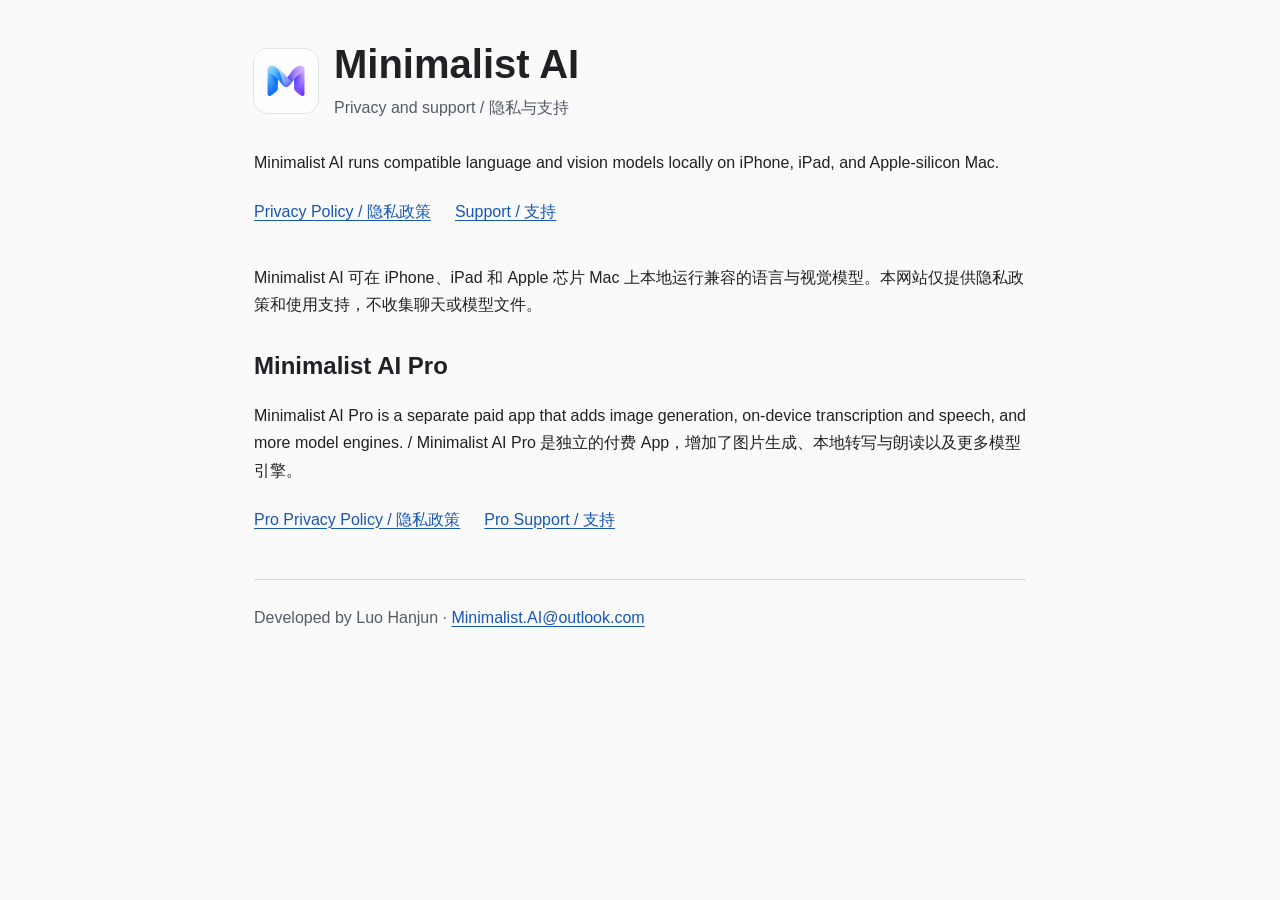
<file: index.html>
<!doctype html>
<html lang="en">
<head>
  <meta charset="utf-8">
  <meta name="viewport" content="width=device-width, initial-scale=1">
  <title>Minimalist AI</title>
  <meta name="description" content="Official privacy policy and support information for Minimalist AI, a local AI app for iPhone, iPad and Mac.">
  <link rel="icon" type="image/png" sizes="1024x1024" href="app-icon.png">
  <link rel="stylesheet" href="site.css">
</head>
<body>
  <header class="home-header">
    <img class="app-icon" src="app-icon.png" alt="" width="64" height="64">
    <div>
      <h1>Minimalist AI</h1>
      <p class="muted">Privacy and support / 隐私与支持</p>
    </div>
  </header>
  <p>Minimalist AI runs compatible language and vision models locally on iPhone, iPad, and Apple-silicon Mac.</p>
  <nav aria-label="Information"><a href="privacy.html">Privacy Policy / 隐私政策</a><a href="support.html">Support / 支持</a></nav>
  <p lang="zh-Hans">Minimalist AI 可在 iPhone、iPad 和 Apple 芯片 Mac 上本地运行兼容的语言与视觉模型。本网站仅提供隐私政策和使用支持，不收集聊天或模型文件。</p>
  <h2>Minimalist AI Pro</h2>
  <p>Minimalist AI Pro is a separate paid app that adds image generation, on-device transcription and speech, and more model engines. / Minimalist AI Pro 是独立的付费 App，增加了图片生成、本地转写与朗读以及更多模型引擎。</p>
  <nav aria-label="Minimalist AI Pro"><a href="pro-privacy.html">Pro Privacy Policy / 隐私政策</a><a href="pro-support.html">Pro Support / 支持</a></nav>
  <footer>Developed by Luo Hanjun · <a href="mailto:Minimalist.AI@outlook.com">Minimalist.AI@outlook.com</a></footer>
</body>
</html>
</file>
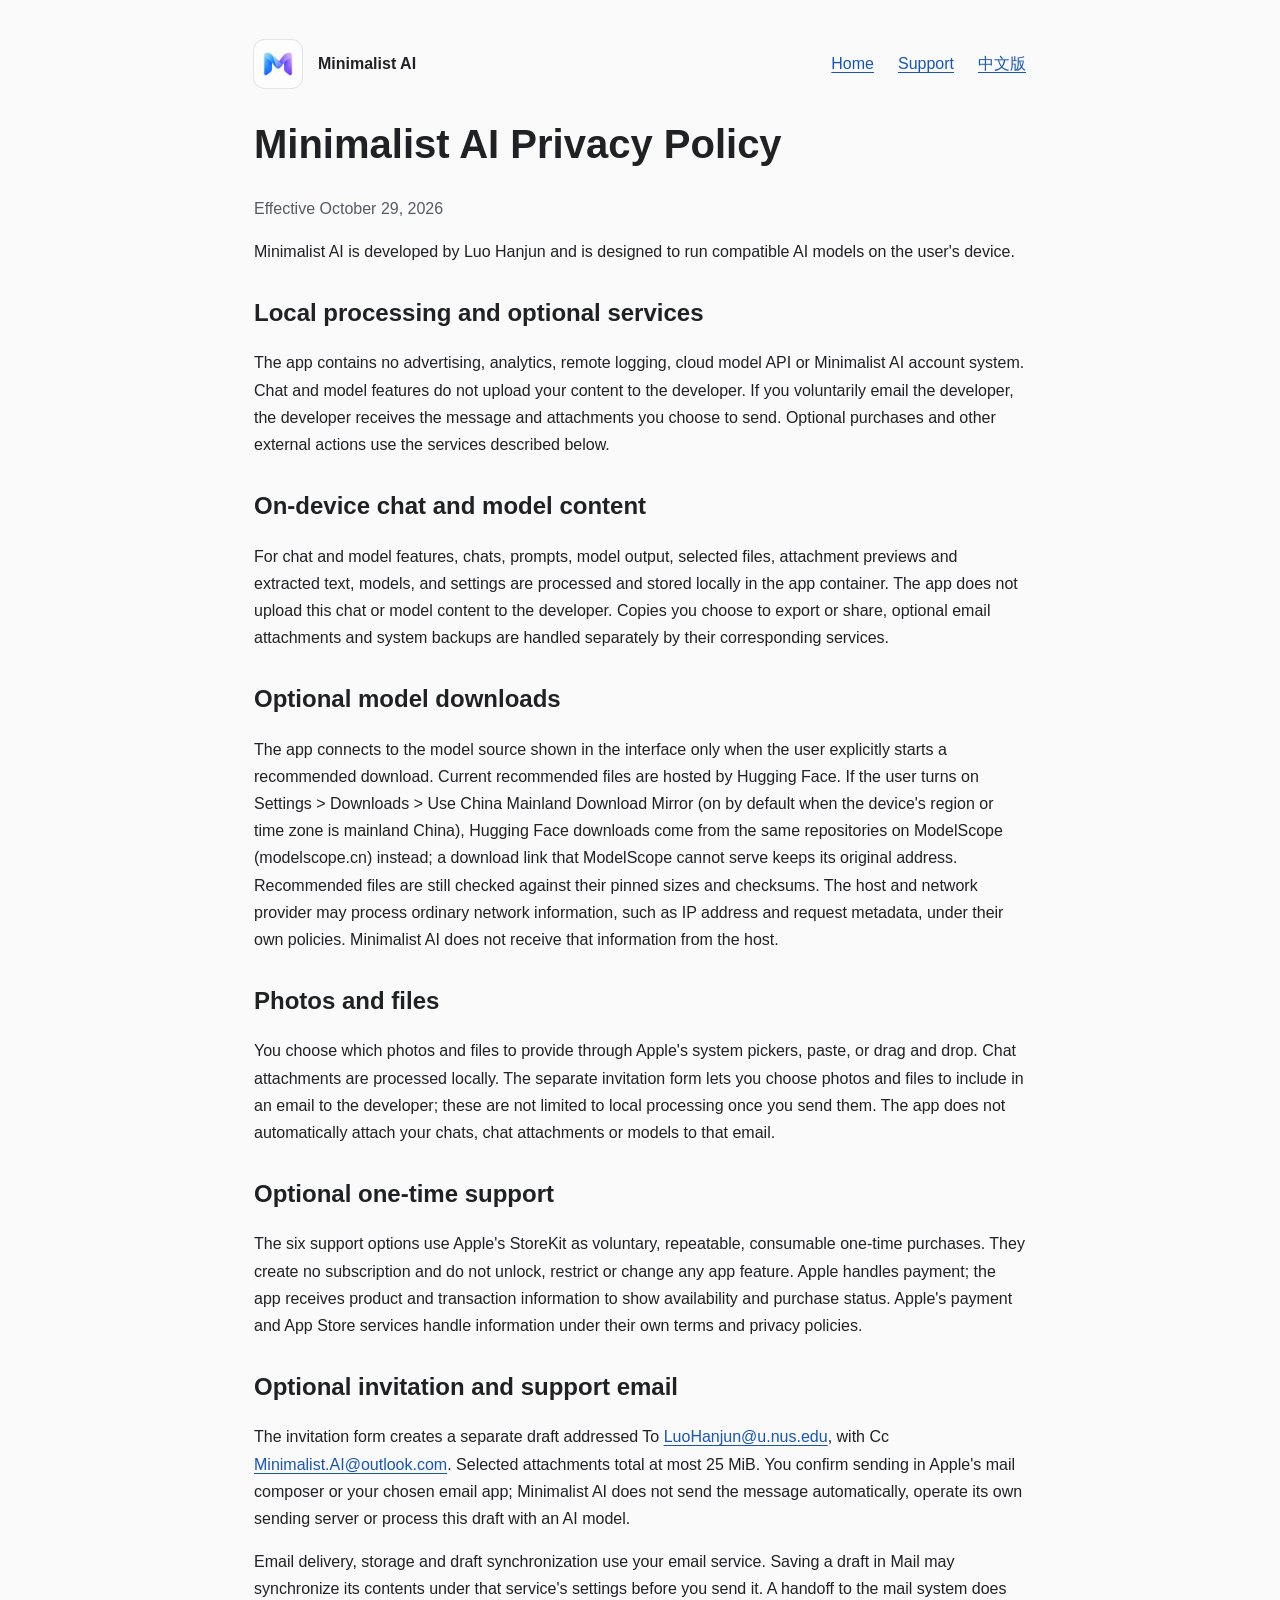
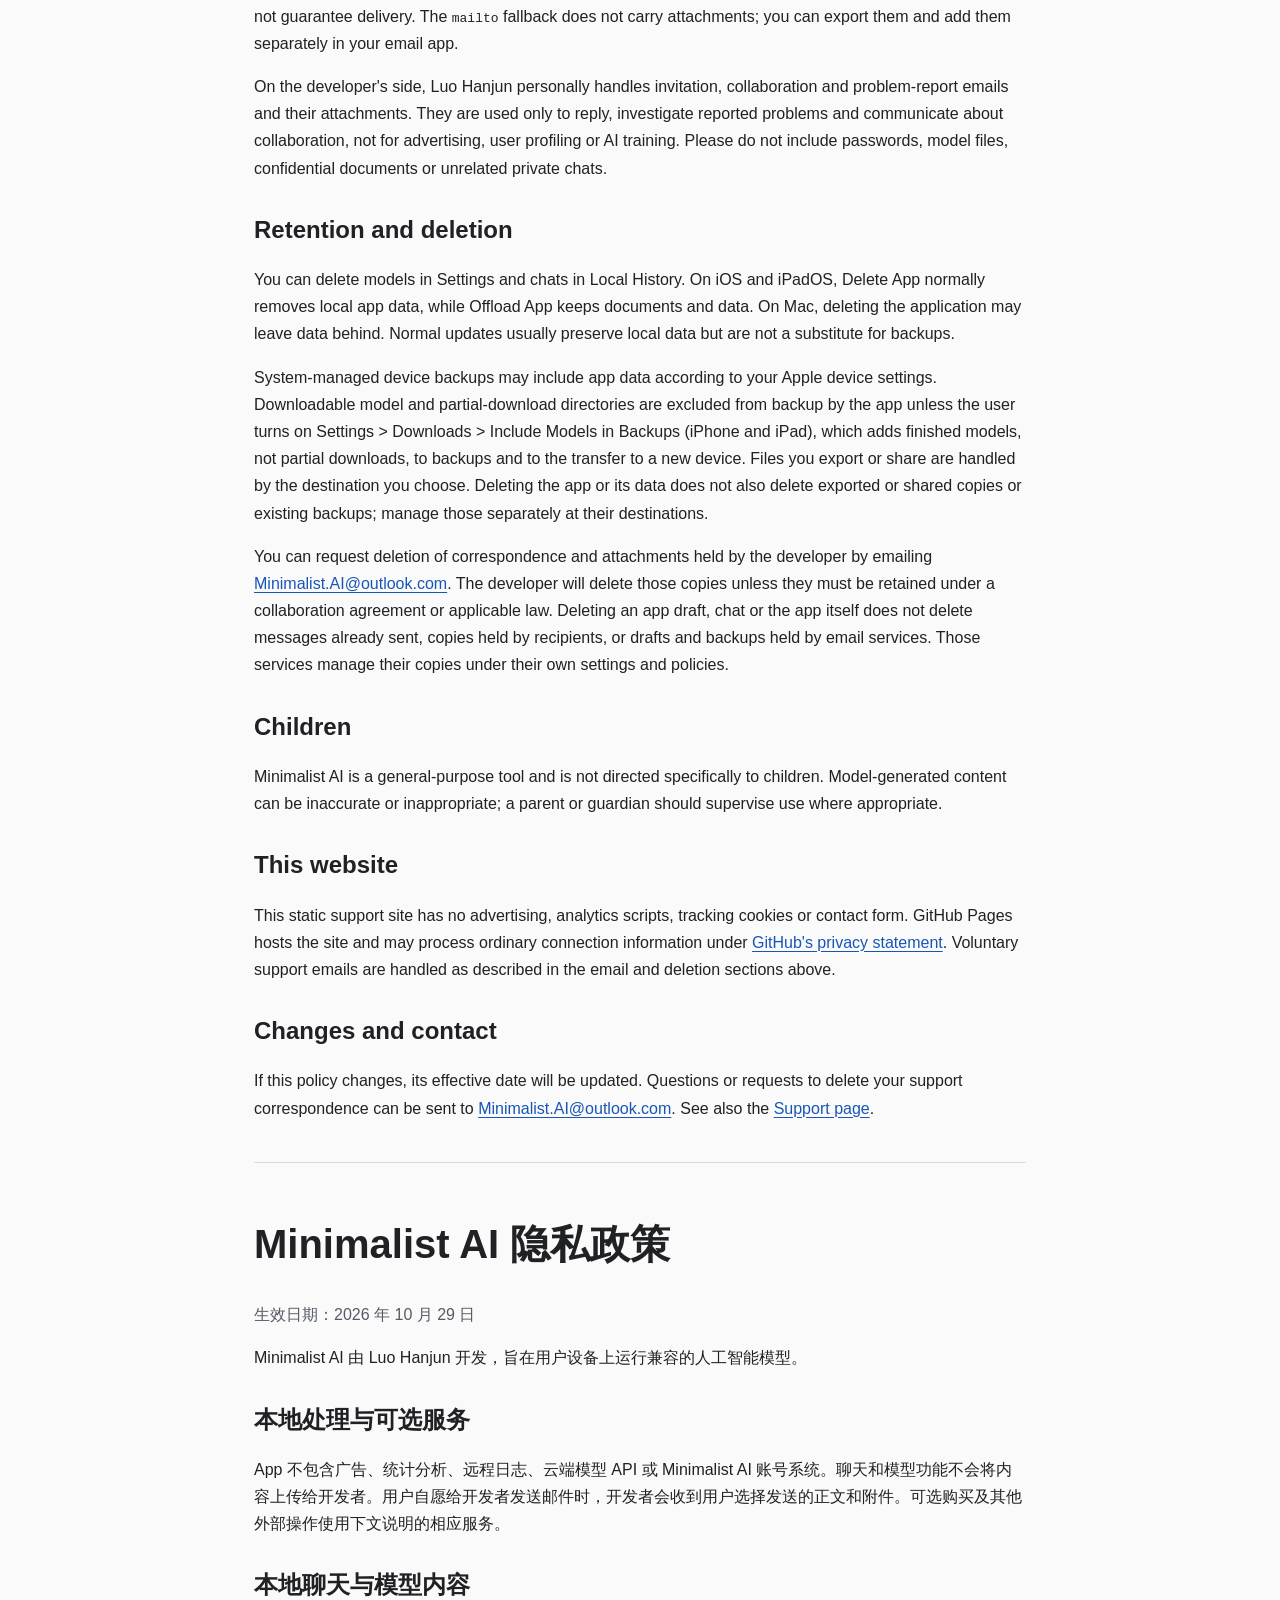
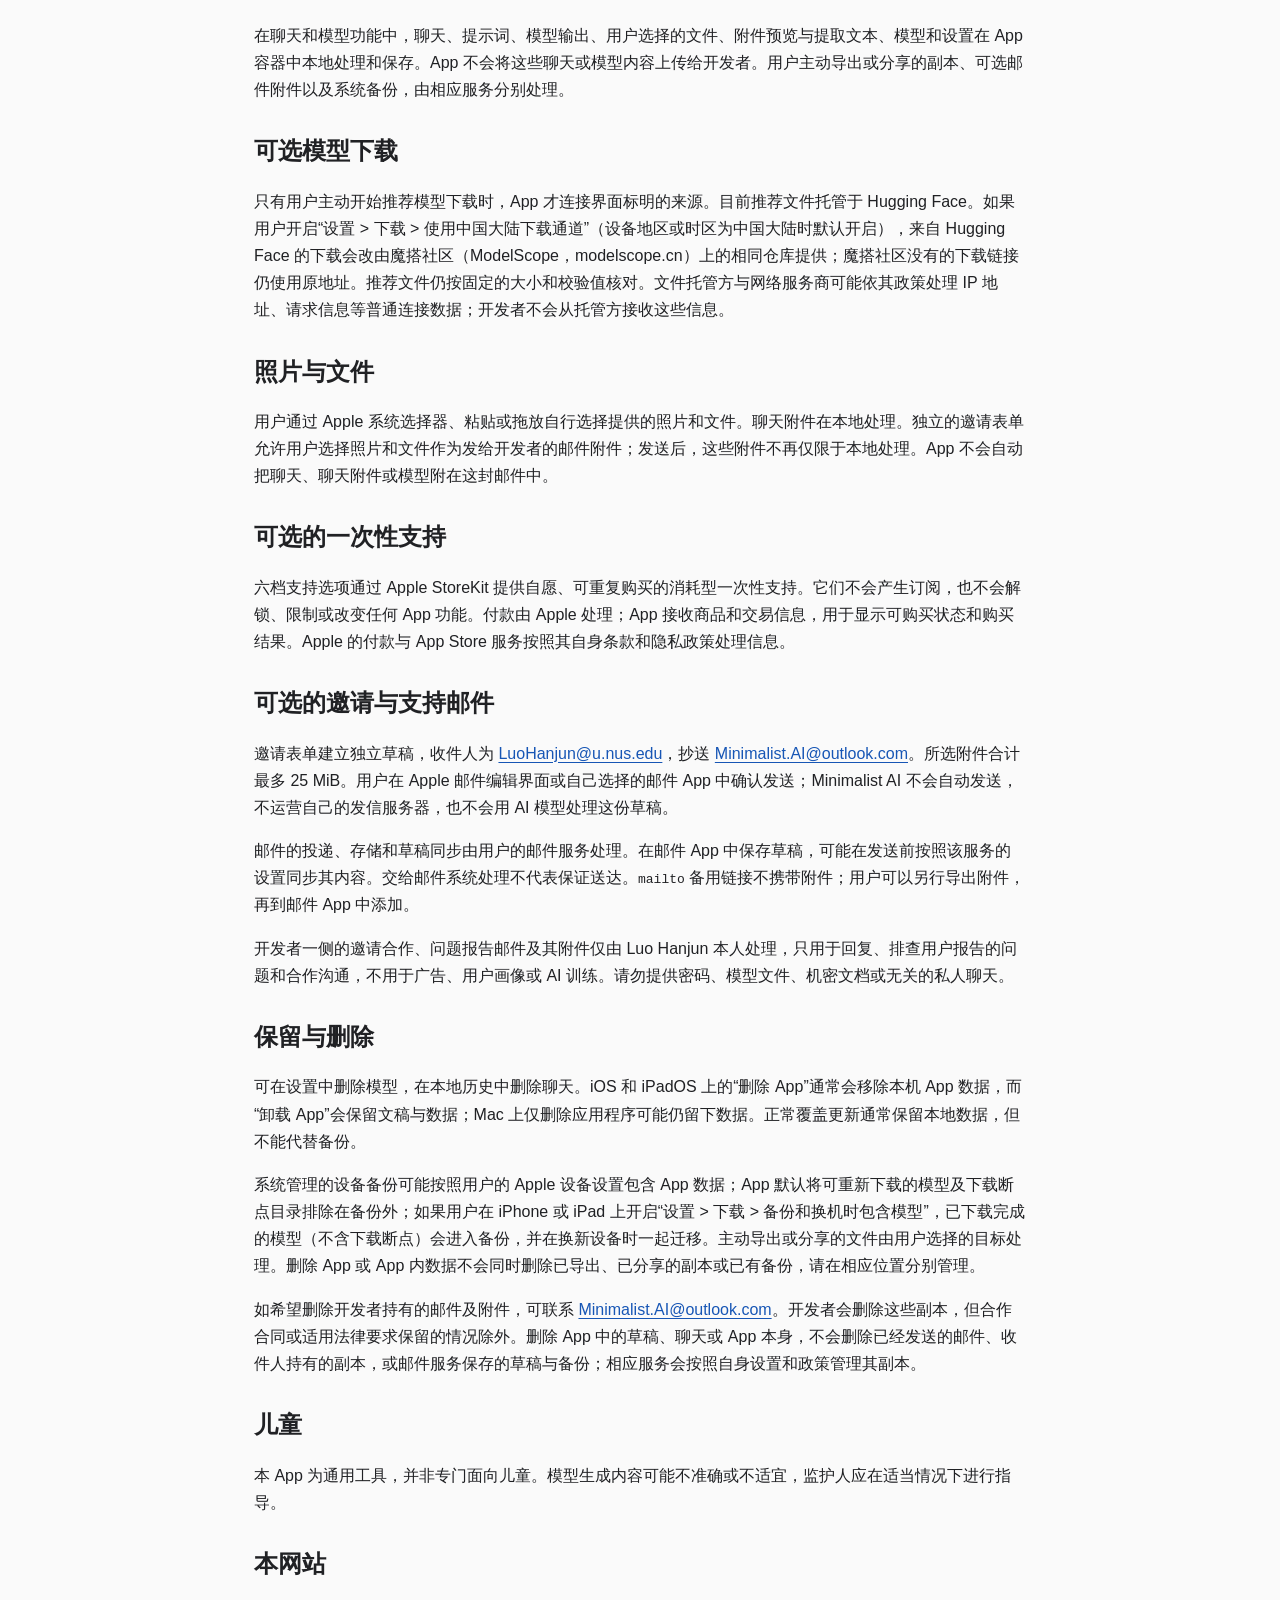
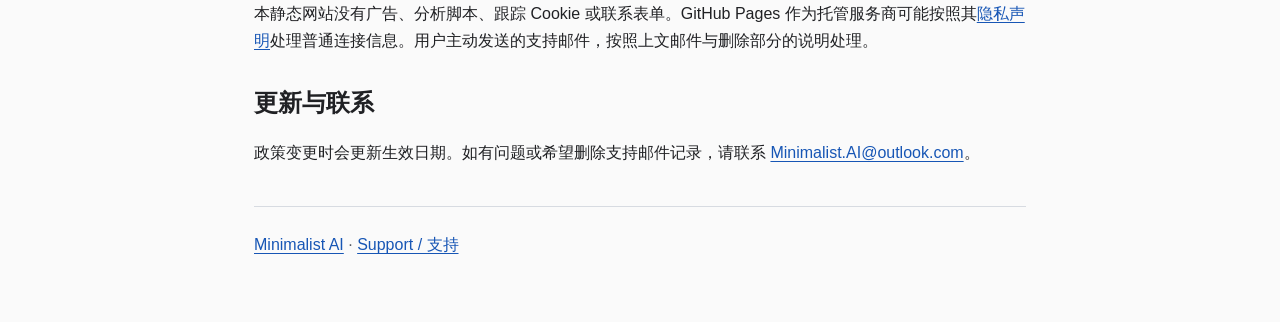
<file: privacy.html>
<!doctype html>
<html lang="en">
<head>
  <meta charset="utf-8">
  <meta name="viewport" content="width=device-width, initial-scale=1">
  <title>Minimalist AI Privacy Policy</title>
  <meta name="description" content="Minimalist AI privacy policy: local chat, optional model downloads, one-time support purchases, voluntary email, retention and deletion.">
  <link rel="icon" type="image/png" sizes="1024x1024" href="app-icon.png">
  <link rel="stylesheet" href="site.css">
</head>
<body>
  <header class="site-header">
    <a class="brand" href="index.html"><img class="app-icon" src="app-icon.png" alt="" width="48" height="48"><span>Minimalist AI</span></a>
    <nav aria-label="Information"><a href="index.html">Home</a><a href="support.html">Support</a><a href="#chinese" lang="zh-Hans">中文版</a></nav>
  </header>
  <h1>Minimalist AI Privacy Policy</h1>
  <p class="muted">Effective October 29, 2026</p>
  <p>Minimalist AI is developed by Luo Hanjun and is designed to run compatible AI models on the user's device.</p>

  <h2>Local processing and optional services</h2>
  <p>The app contains no advertising, analytics, remote logging, cloud model API or Minimalist AI account system. Chat and model features do not upload your content to the developer. If you voluntarily email the developer, the developer receives the message and attachments you choose to send. Optional purchases and other external actions use the services described below.</p>

  <h2>On-device chat and model content</h2>
  <p>For chat and model features, chats, prompts, model output, selected files, attachment previews and extracted text, models, and settings are processed and stored locally in the app container. The app does not upload this chat or model content to the developer. Copies you choose to export or share, optional email attachments and system backups are handled separately by their corresponding services.</p>

  <h2>Optional model downloads</h2>
  <p>The app connects to the model source shown in the interface only when the user explicitly starts a recommended download. Current recommended files are hosted by Hugging Face. If the user turns on Settings &gt; Downloads &gt; Use China Mainland Download Mirror (on by default when the device's region or time zone is mainland China), Hugging Face downloads come from the same repositories on ModelScope (modelscope.cn) instead; a download link that ModelScope cannot serve keeps its original address. Recommended files are still checked against their pinned sizes and checksums. The host and network provider may process ordinary network information, such as IP address and request metadata, under their own policies. Minimalist AI does not receive that information from the host.</p>

  <h2>Photos and files</h2>
  <p>You choose which photos and files to provide through Apple's system pickers, paste, or drag and drop. Chat attachments are processed locally. The separate invitation form lets you choose photos and files to include in an email to the developer; these are not limited to local processing once you send them. The app does not automatically attach your chats, chat attachments or models to that email.</p>

  <h2>Optional one-time support</h2>
  <p>The six support options use Apple's StoreKit as voluntary, repeatable, consumable one-time purchases. They create no subscription and do not unlock, restrict or change any app feature. Apple handles payment; the app receives product and transaction information to show availability and purchase status. Apple's payment and App Store services handle information under their own terms and privacy policies.</p>

  <h2>Optional invitation and support email</h2>
  <p>The invitation form creates a separate draft addressed To <a href="mailto:LuoHanjun@u.nus.edu">LuoHanjun@u.nus.edu</a>, with Cc <a href="mailto:Minimalist.AI@outlook.com">Minimalist.AI@outlook.com</a>. Selected attachments total at most 25 MiB. You confirm sending in Apple's mail composer or your chosen email app; Minimalist AI does not send the message automatically, operate its own sending server or process this draft with an AI model.</p>
  <p>Email delivery, storage and draft synchronization use your email service. Saving a draft in Mail may synchronize its contents under that service's settings before you send it. A handoff to the mail system does not guarantee delivery. The <code>mailto</code> fallback does not carry attachments; you can export them and add them separately in your email app.</p>
  <p>On the developer's side, Luo Hanjun personally handles invitation, collaboration and problem-report emails and their attachments. They are used only to reply, investigate reported problems and communicate about collaboration, not for advertising, user profiling or AI training. Please do not include passwords, model files, confidential documents or unrelated private chats.</p>

  <h2>Retention and deletion</h2>
  <p>You can delete models in Settings and chats in Local History. On iOS and iPadOS, Delete App normally removes local app data, while Offload App keeps documents and data. On Mac, deleting the application may leave data behind. Normal updates usually preserve local data but are not a substitute for backups.</p>
  <p>System-managed device backups may include app data according to your Apple device settings. Downloadable model and partial-download directories are excluded from backup by the app unless the user turns on Settings &gt; Downloads &gt; Include Models in Backups (iPhone and iPad), which adds finished models, not partial downloads, to backups and to the transfer to a new device. Files you export or share are handled by the destination you choose. Deleting the app or its data does not also delete exported or shared copies or existing backups; manage those separately at their destinations.</p>
  <p>You can request deletion of correspondence and attachments held by the developer by emailing <a href="mailto:Minimalist.AI@outlook.com">Minimalist.AI@outlook.com</a>. The developer will delete those copies unless they must be retained under a collaboration agreement or applicable law. Deleting an app draft, chat or the app itself does not delete messages already sent, copies held by recipients, or drafts and backups held by email services. Those services manage their copies under their own settings and policies.</p>

  <h2>Children</h2>
  <p>Minimalist AI is a general-purpose tool and is not directed specifically to children. Model-generated content can be inaccurate or inappropriate; a parent or guardian should supervise use where appropriate.</p>

  <h2>This website</h2>
  <p>This static support site has no advertising, analytics scripts, tracking cookies or contact form. GitHub Pages hosts the site and may process ordinary connection information under <a href="https://docs.github.com/en/site-policy/privacy-policies/github-general-privacy-statement">GitHub's privacy statement</a>. Voluntary support emails are handled as described in the email and deletion sections above.</p>

  <h2>Changes and contact</h2>
  <p>If this policy changes, its effective date will be updated. Questions or requests to delete your support correspondence can be sent to <a href="mailto:Minimalist.AI@outlook.com">Minimalist.AI@outlook.com</a>. See also the <a href="support.html">Support page</a>.</p>

  <section id="chinese" class="translation" lang="zh-Hans">
    <h1>Minimalist AI 隐私政策</h1>
    <p class="muted">生效日期：2026 年 10 月 29 日</p>
    <p>Minimalist AI 由 Luo Hanjun 开发，旨在用户设备上运行兼容的人工智能模型。</p>
    <h2>本地处理与可选服务</h2>
    <p>App 不包含广告、统计分析、远程日志、云端模型 API 或 Minimalist AI 账号系统。聊天和模型功能不会将内容上传给开发者。用户自愿给开发者发送邮件时，开发者会收到用户选择发送的正文和附件。可选购买及其他外部操作使用下文说明的相应服务。</p>
    <h2>本地聊天与模型内容</h2>
    <p>在聊天和模型功能中，聊天、提示词、模型输出、用户选择的文件、附件预览与提取文本、模型和设置在 App 容器中本地处理和保存。App 不会将这些聊天或模型内容上传给开发者。用户主动导出或分享的副本、可选邮件附件以及系统备份，由相应服务分别处理。</p>
    <h2>可选模型下载</h2>
    <p>只有用户主动开始推荐模型下载时，App 才连接界面标明的来源。目前推荐文件托管于 Hugging Face。如果用户开启“设置 &gt; 下载 &gt; 使用中国大陆下载通道”（设备地区或时区为中国大陆时默认开启），来自 Hugging Face 的下载会改由魔搭社区（ModelScope，modelscope.cn）上的相同仓库提供；魔搭社区没有的下载链接仍使用原地址。推荐文件仍按固定的大小和校验值核对。文件托管方与网络服务商可能依其政策处理 IP 地址、请求信息等普通连接数据；开发者不会从托管方接收这些信息。</p>
    <h2>照片与文件</h2>
    <p>用户通过 Apple 系统选择器、粘贴或拖放自行选择提供的照片和文件。聊天附件在本地处理。独立的邀请表单允许用户选择照片和文件作为发给开发者的邮件附件；发送后，这些附件不再仅限于本地处理。App 不会自动把聊天、聊天附件或模型附在这封邮件中。</p>
    <h2>可选的一次性支持</h2>
    <p>六档支持选项通过 Apple StoreKit 提供自愿、可重复购买的消耗型一次性支持。它们不会产生订阅，也不会解锁、限制或改变任何 App 功能。付款由 Apple 处理；App 接收商品和交易信息，用于显示可购买状态和购买结果。Apple 的付款与 App Store 服务按照其自身条款和隐私政策处理信息。</p>
    <h2>可选的邀请与支持邮件</h2>
    <p>邀请表单建立独立草稿，收件人为 <a href="mailto:LuoHanjun@u.nus.edu">LuoHanjun@u.nus.edu</a>，抄送 <a href="mailto:Minimalist.AI@outlook.com">Minimalist.AI@outlook.com</a>。所选附件合计最多 25 MiB。用户在 Apple 邮件编辑界面或自己选择的邮件 App 中确认发送；Minimalist AI 不会自动发送，不运营自己的发信服务器，也不会用 AI 模型处理这份草稿。</p>
    <p>邮件的投递、存储和草稿同步由用户的邮件服务处理。在邮件 App 中保存草稿，可能在发送前按照该服务的设置同步其内容。交给邮件系统处理不代表保证送达。<code>mailto</code> 备用链接不携带附件；用户可以另行导出附件，再到邮件 App 中添加。</p>
    <p>开发者一侧的邀请合作、问题报告邮件及其附件仅由 Luo Hanjun 本人处理，只用于回复、排查用户报告的问题和合作沟通，不用于广告、用户画像或 AI 训练。请勿提供密码、模型文件、机密文档或无关的私人聊天。</p>
    <h2>保留与删除</h2>
    <p>可在设置中删除模型，在本地历史中删除聊天。iOS 和 iPadOS 上的“删除 App”通常会移除本机 App 数据，而“卸载 App”会保留文稿与数据；Mac 上仅删除应用程序可能仍留下数据。正常覆盖更新通常保留本地数据，但不能代替备份。</p>
    <p>系统管理的设备备份可能按照用户的 Apple 设备设置包含 App 数据；App 默认将可重新下载的模型及下载断点目录排除在备份外；如果用户在 iPhone 或 iPad 上开启“设置 &gt; 下载 &gt; 备份和换机时包含模型”，已下载完成的模型（不含下载断点）会进入备份，并在换新设备时一起迁移。主动导出或分享的文件由用户选择的目标处理。删除 App 或 App 内数据不会同时删除已导出、已分享的副本或已有备份，请在相应位置分别管理。</p>
    <p>如希望删除开发者持有的邮件及附件，可联系 <a href="mailto:Minimalist.AI@outlook.com">Minimalist.AI@outlook.com</a>。开发者会删除这些副本，但合作合同或适用法律要求保留的情况除外。删除 App 中的草稿、聊天或 App 本身，不会删除已经发送的邮件、收件人持有的副本，或邮件服务保存的草稿与备份；相应服务会按照自身设置和政策管理其副本。</p>
    <h2>儿童</h2>
    <p>本 App 为通用工具，并非专门面向儿童。模型生成内容可能不准确或不适宜，监护人应在适当情况下进行指导。</p>
    <h2>本网站</h2>
    <p>本静态网站没有广告、分析脚本、跟踪 Cookie 或联系表单。GitHub Pages 作为托管服务商可能按照其<a href="https://docs.github.com/en/site-policy/privacy-policies/github-general-privacy-statement">隐私声明</a>处理普通连接信息。用户主动发送的支持邮件，按照上文邮件与删除部分的说明处理。</p>
    <h2>更新与联系</h2>
    <p>政策变更时会更新生效日期。如有问题或希望删除支持邮件记录，请联系 <a href="mailto:Minimalist.AI@outlook.com">Minimalist.AI@outlook.com</a>。</p>
  </section>
  <footer><a href="index.html">Minimalist AI</a> · <a href="support.html">Support / 支持</a></footer>
</body>
</html>
</file>
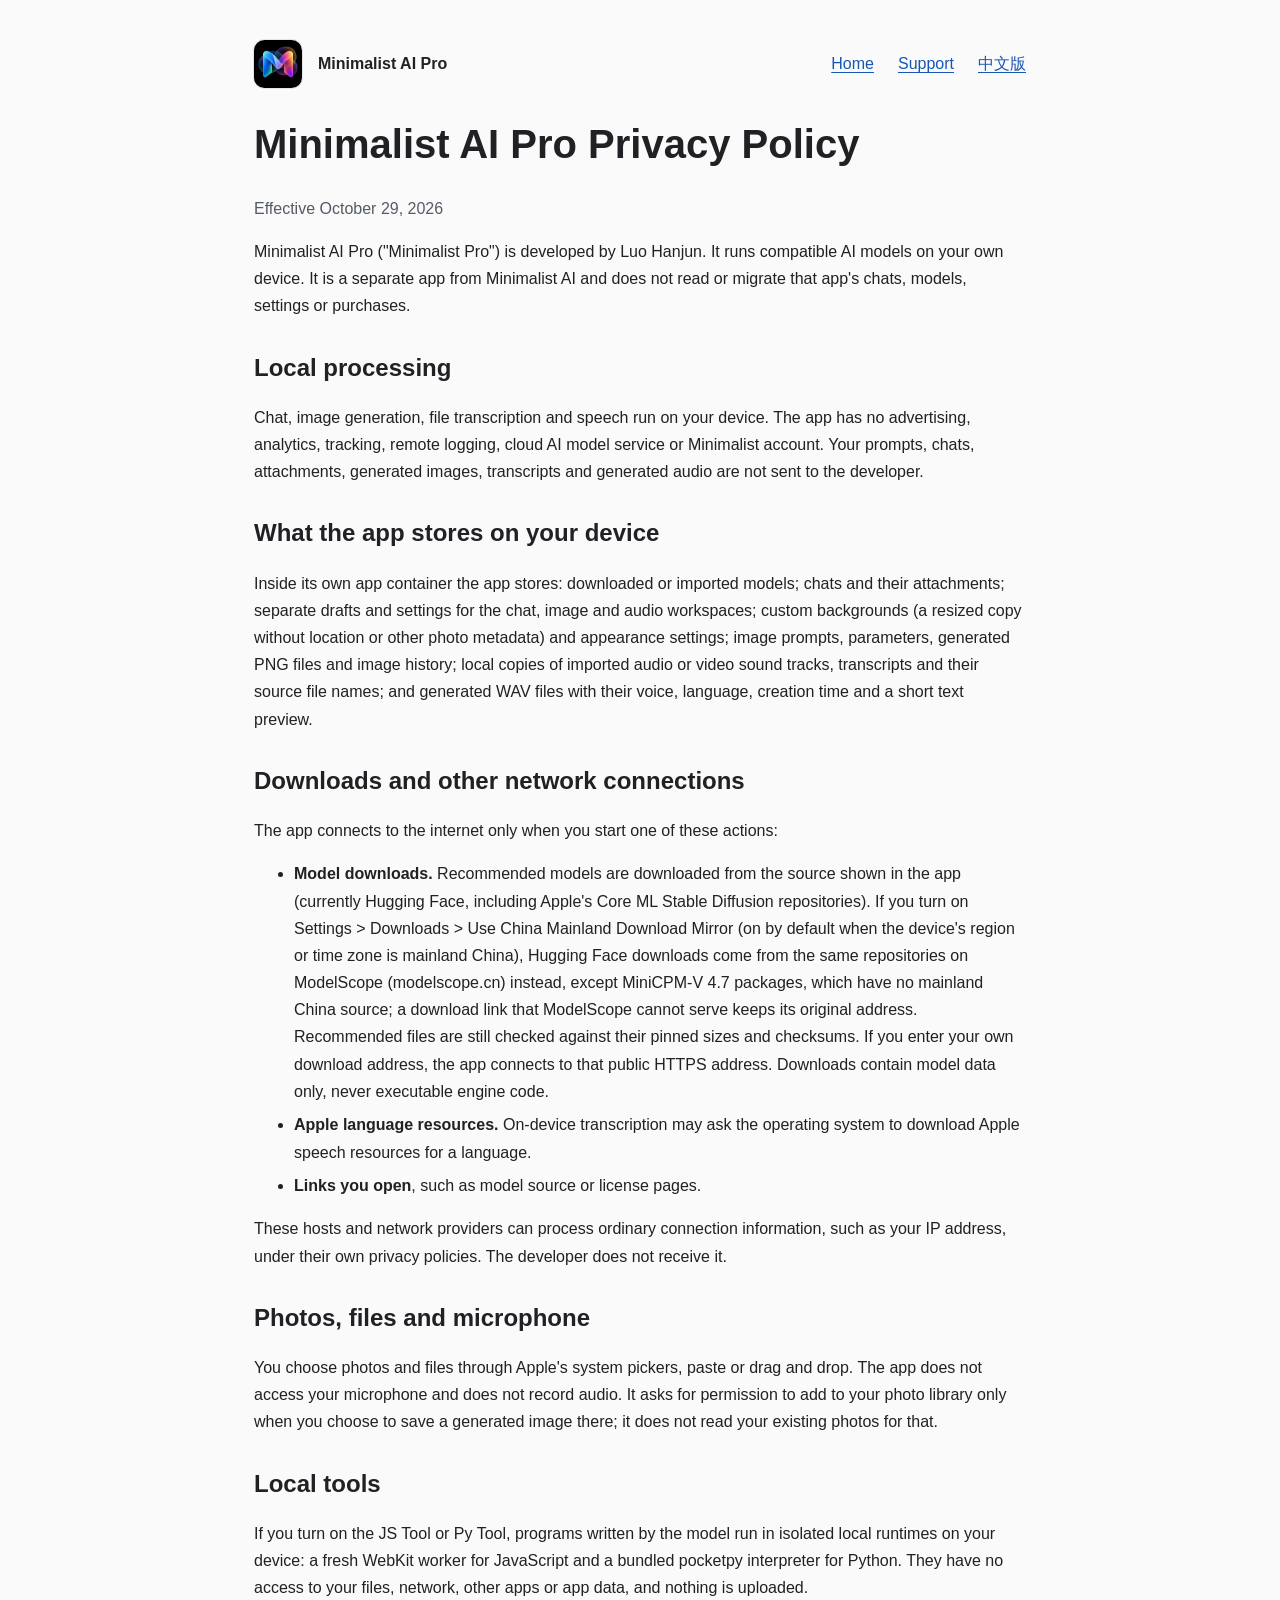
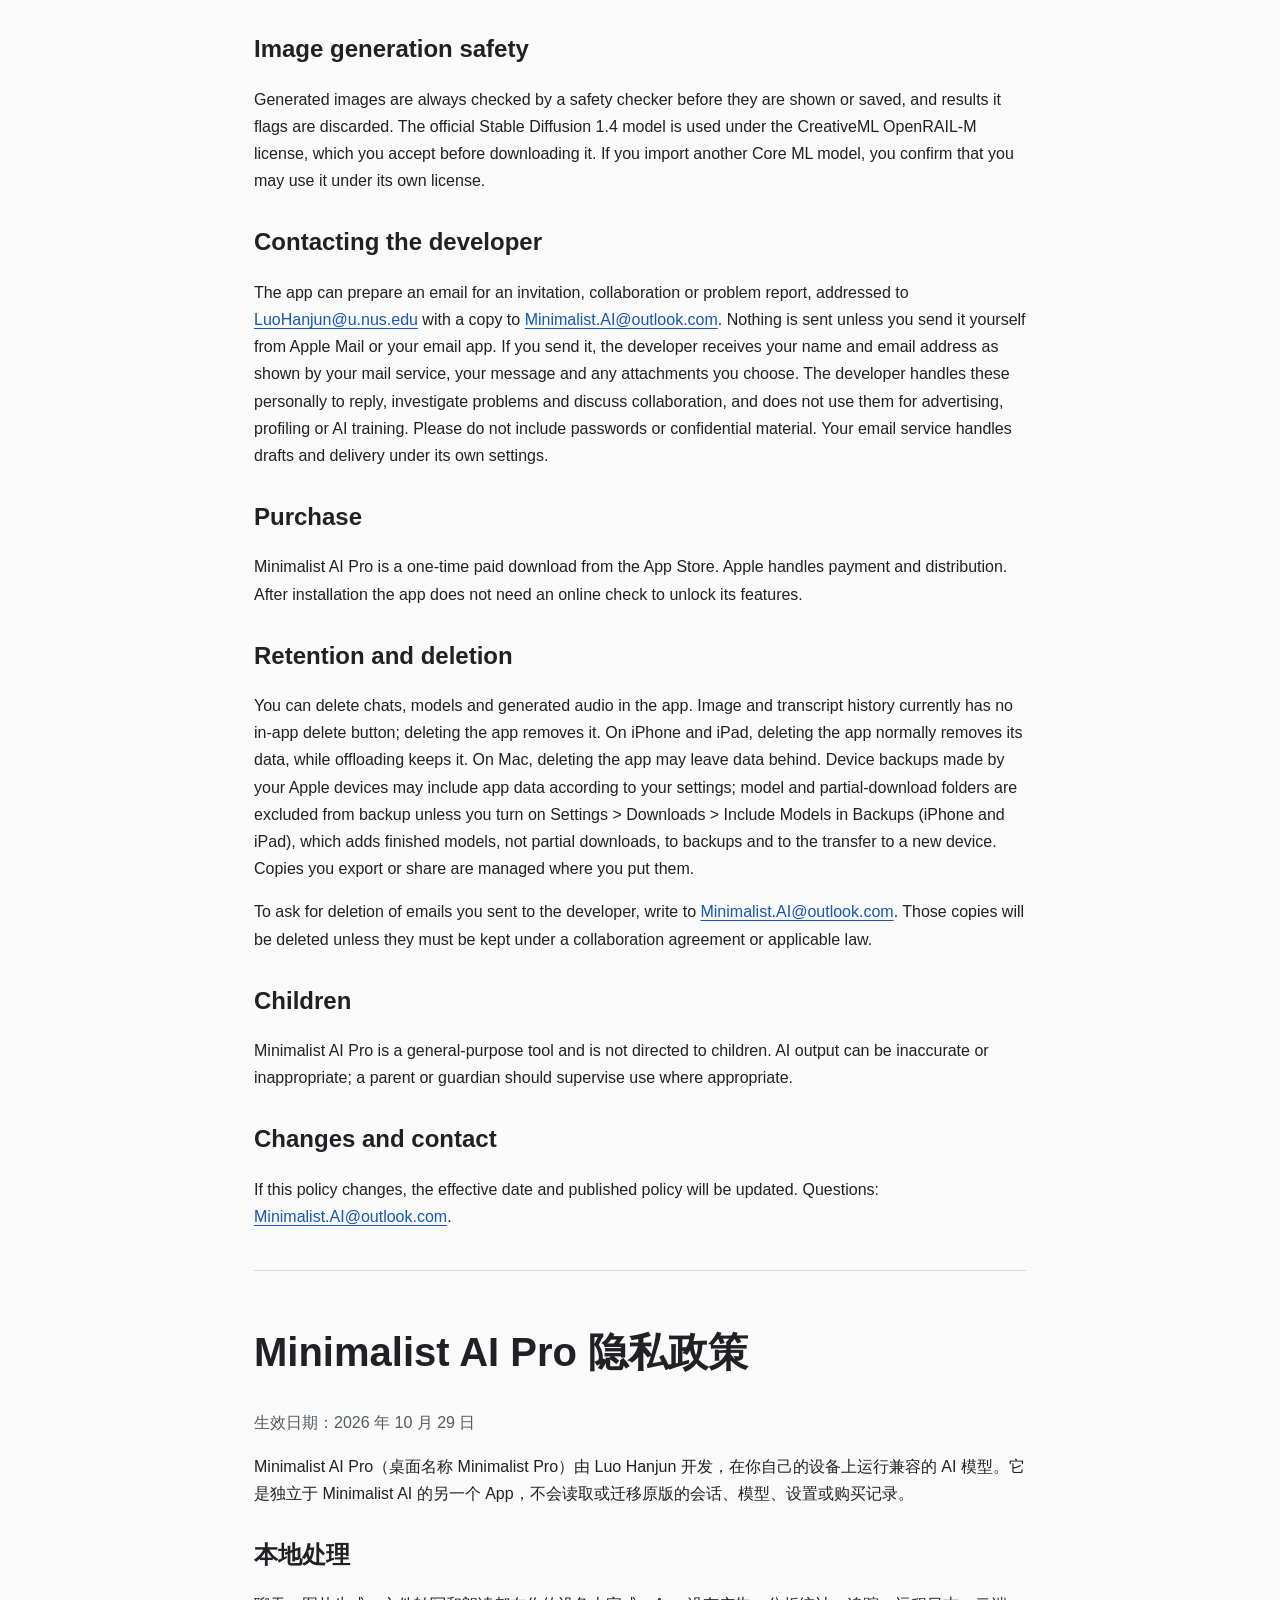
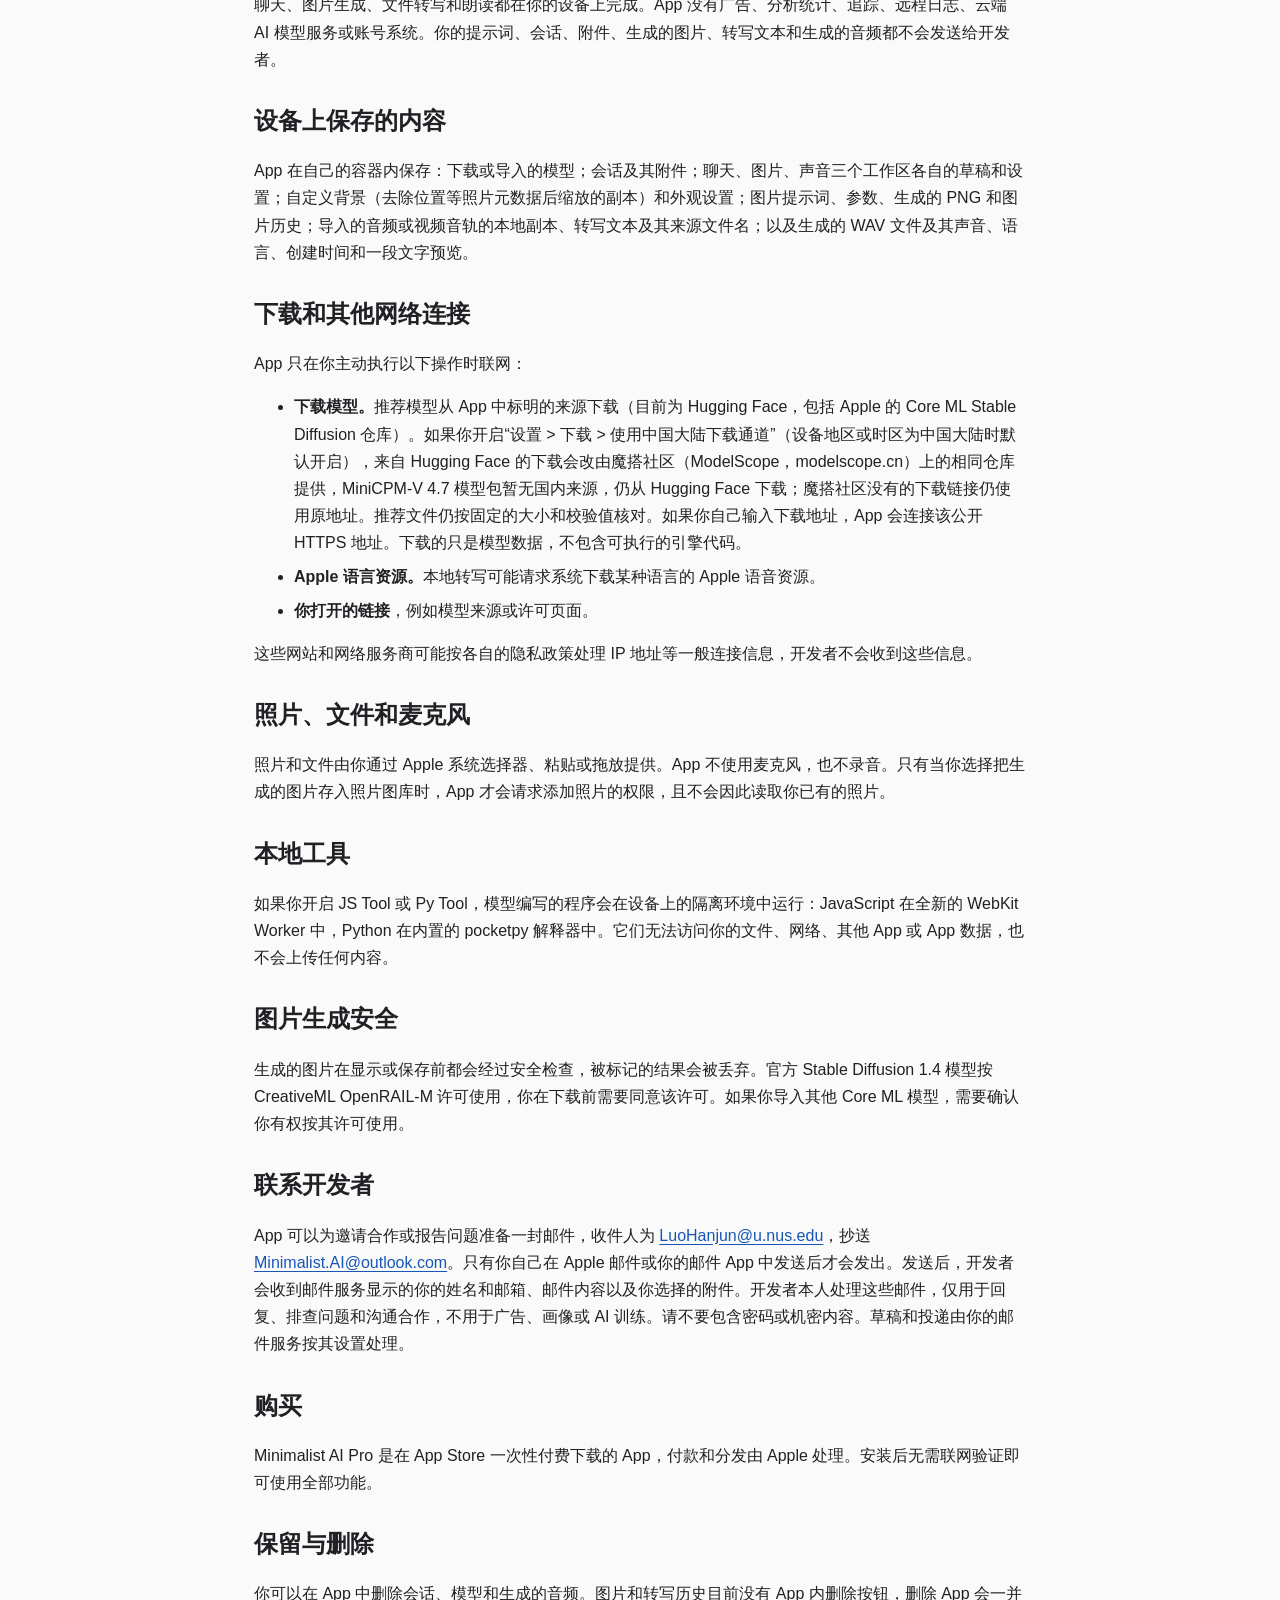
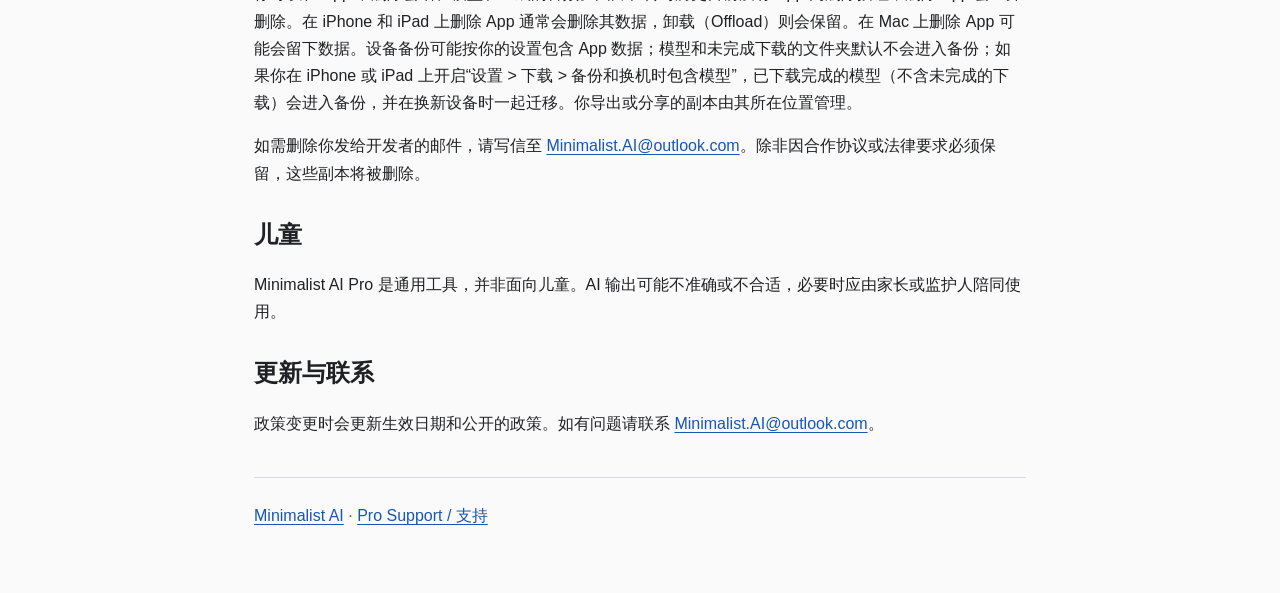
<file: pro-privacy.html>
<!doctype html>
<html lang="en">
<head>
  <meta charset="utf-8">
  <meta name="viewport" content="width=device-width, initial-scale=1">
  <title>Minimalist AI Pro Privacy Policy</title>
  <meta name="description" content="Minimalist AI Pro privacy policy: on-device chat, images, transcription and speech, model downloads, local tools, voluntary email, retention and deletion.">
  <link rel="icon" type="image/png" sizes="256x256" href="pro-app-icon.png">
  <link rel="stylesheet" href="site.css">
</head>
<body>
  <header class="site-header">
    <a class="brand" href="index.html"><img class="app-icon" src="pro-app-icon.png" alt="" width="48" height="48"><span>Minimalist AI Pro</span></a>
    <nav aria-label="Information"><a href="index.html">Home</a><a href="pro-support.html">Support</a><a href="#chinese" lang="zh-Hans">中文版</a></nav>
  </header>
  <h1>Minimalist AI Pro Privacy Policy</h1>
  <p class="muted">Effective October 29, 2026</p>
  <p>Minimalist AI Pro ("Minimalist Pro") is developed by Luo Hanjun. It runs compatible AI models on your own device. It is a separate app from Minimalist AI and does not read or migrate that app's chats, models, settings or purchases.</p>

  <h2>Local processing</h2>
  <p>Chat, image generation, file transcription and speech run on your device. The app has no advertising, analytics, tracking, remote logging, cloud AI model service or Minimalist account. Your prompts, chats, attachments, generated images, transcripts and generated audio are not sent to the developer.</p>

  <h2>What the app stores on your device</h2>
  <p>Inside its own app container the app stores: downloaded or imported models; chats and their attachments; separate drafts and settings for the chat, image and audio workspaces; custom backgrounds (a resized copy without location or other photo metadata) and appearance settings; image prompts, parameters, generated PNG files and image history; local copies of imported audio or video sound tracks, transcripts and their source file names; and generated WAV files with their voice, language, creation time and a short text preview.</p>

  <h2>Downloads and other network connections</h2>
  <p>The app connects to the internet only when you start one of these actions:</p>
  <ul>
    <li><strong>Model downloads.</strong> Recommended models are downloaded from the source shown in the app (currently Hugging Face, including Apple's Core ML Stable Diffusion repositories). If you turn on Settings &gt; Downloads &gt; Use China Mainland Download Mirror (on by default when the device's region or time zone is mainland China), Hugging Face downloads come from the same repositories on ModelScope (modelscope.cn) instead, except MiniCPM-V 4.7 packages, which have no mainland China source; a download link that ModelScope cannot serve keeps its original address. Recommended files are still checked against their pinned sizes and checksums. If you enter your own download address, the app connects to that public HTTPS address. Downloads contain model data only, never executable engine code.</li>
    <li><strong>Apple language resources.</strong> On-device transcription may ask the operating system to download Apple speech resources for a language.</li>
    <li><strong>Links you open</strong>, such as model source or license pages.</li>
  </ul>
  <p>These hosts and network providers can process ordinary connection information, such as your IP address, under their own privacy policies. The developer does not receive it.</p>

  <h2>Photos, files and microphone</h2>
  <p>You choose photos and files through Apple's system pickers, paste or drag and drop. The app does not access your microphone and does not record audio. It asks for permission to add to your photo library only when you choose to save a generated image there; it does not read your existing photos for that.</p>

  <h2>Local tools</h2>
  <p>If you turn on the JS Tool or Py Tool, programs written by the model run in isolated local runtimes on your device: a fresh WebKit worker for JavaScript and a bundled pocketpy interpreter for Python. They have no access to your files, network, other apps or app data, and nothing is uploaded.</p>

  <h2>Image generation safety</h2>
  <p>Generated images are always checked by a safety checker before they are shown or saved, and results it flags are discarded. The official Stable Diffusion 1.4 model is used under the CreativeML OpenRAIL-M license, which you accept before downloading it. If you import another Core ML model, you confirm that you may use it under its own license.</p>

  <h2>Contacting the developer</h2>
  <p>The app can prepare an email for an invitation, collaboration or problem report, addressed to <a href="mailto:LuoHanjun@u.nus.edu">LuoHanjun@u.nus.edu</a> with a copy to <a href="mailto:Minimalist.AI@outlook.com">Minimalist.AI@outlook.com</a>. Nothing is sent unless you send it yourself from Apple Mail or your email app. If you send it, the developer receives your name and email address as shown by your mail service, your message and any attachments you choose. The developer handles these personally to reply, investigate problems and discuss collaboration, and does not use them for advertising, profiling or AI training. Please do not include passwords or confidential material. Your email service handles drafts and delivery under its own settings.</p>

  <h2>Purchase</h2>
  <p>Minimalist AI Pro is a one-time paid download from the App Store. Apple handles payment and distribution. After installation the app does not need an online check to unlock its features.</p>

  <h2>Retention and deletion</h2>
  <p>You can delete chats, models and generated audio in the app. Image and transcript history currently has no in-app delete button; deleting the app removes it. On iPhone and iPad, deleting the app normally removes its data, while offloading keeps it. On Mac, deleting the app may leave data behind. Device backups made by your Apple devices may include app data according to your settings; model and partial-download folders are excluded from backup unless you turn on Settings &gt; Downloads &gt; Include Models in Backups (iPhone and iPad), which adds finished models, not partial downloads, to backups and to the transfer to a new device. Copies you export or share are managed where you put them.</p>
  <p>To ask for deletion of emails you sent to the developer, write to <a href="mailto:Minimalist.AI@outlook.com">Minimalist.AI@outlook.com</a>. Those copies will be deleted unless they must be kept under a collaboration agreement or applicable law.</p>

  <h2>Children</h2>
  <p>Minimalist AI Pro is a general-purpose tool and is not directed to children. AI output can be inaccurate or inappropriate; a parent or guardian should supervise use where appropriate.</p>

  <h2>Changes and contact</h2>
  <p>If this policy changes, the effective date and published policy will be updated. Questions: <a href="mailto:Minimalist.AI@outlook.com">Minimalist.AI@outlook.com</a>.</p>

  <section id="chinese" class="translation" lang="zh-Hans">
    <h1>Minimalist AI Pro 隐私政策</h1>
    <p class="muted">生效日期：2026 年 10 月 29 日</p>
    <p>Minimalist AI Pro（桌面名称 Minimalist Pro）由 Luo Hanjun 开发，在你自己的设备上运行兼容的 AI 模型。它是独立于 Minimalist AI 的另一个 App，不会读取或迁移原版的会话、模型、设置或购买记录。</p>
    <h2>本地处理</h2>
    <p>聊天、图片生成、文件转写和朗读都在你的设备上完成。App 没有广告、分析统计、追踪、远程日志、云端 AI 模型服务或账号系统。你的提示词、会话、附件、生成的图片、转写文本和生成的音频都不会发送给开发者。</p>
    <h2>设备上保存的内容</h2>
    <p>App 在自己的容器内保存：下载或导入的模型；会话及其附件；聊天、图片、声音三个工作区各自的草稿和设置；自定义背景（去除位置等照片元数据后缩放的副本）和外观设置；图片提示词、参数、生成的 PNG 和图片历史；导入的音频或视频音轨的本地副本、转写文本及其来源文件名；以及生成的 WAV 文件及其声音、语言、创建时间和一段文字预览。</p>
    <h2>下载和其他网络连接</h2>
    <p>App 只在你主动执行以下操作时联网：</p>
    <ul>
      <li><strong>下载模型。</strong>推荐模型从 App 中标明的来源下载（目前为 Hugging Face，包括 Apple 的 Core ML Stable Diffusion 仓库）。如果你开启“设置 &gt; 下载 &gt; 使用中国大陆下载通道”（设备地区或时区为中国大陆时默认开启），来自 Hugging Face 的下载会改由魔搭社区（ModelScope，modelscope.cn）上的相同仓库提供，MiniCPM-V 4.7 模型包暂无国内来源，仍从 Hugging Face 下载；魔搭社区没有的下载链接仍使用原地址。推荐文件仍按固定的大小和校验值核对。如果你自己输入下载地址，App 会连接该公开 HTTPS 地址。下载的只是模型数据，不包含可执行的引擎代码。</li>
      <li><strong>Apple 语言资源。</strong>本地转写可能请求系统下载某种语言的 Apple 语音资源。</li>
      <li><strong>你打开的链接</strong>，例如模型来源或许可页面。</li>
    </ul>
    <p>这些网站和网络服务商可能按各自的隐私政策处理 IP 地址等一般连接信息，开发者不会收到这些信息。</p>
    <h2>照片、文件和麦克风</h2>
    <p>照片和文件由你通过 Apple 系统选择器、粘贴或拖放提供。App 不使用麦克风，也不录音。只有当你选择把生成的图片存入照片图库时，App 才会请求添加照片的权限，且不会因此读取你已有的照片。</p>
    <h2>本地工具</h2>
    <p>如果你开启 JS Tool 或 Py Tool，模型编写的程序会在设备上的隔离环境中运行：JavaScript 在全新的 WebKit Worker 中，Python 在内置的 pocketpy 解释器中。它们无法访问你的文件、网络、其他 App 或 App 数据，也不会上传任何内容。</p>
    <h2>图片生成安全</h2>
    <p>生成的图片在显示或保存前都会经过安全检查，被标记的结果会被丢弃。官方 Stable Diffusion 1.4 模型按 CreativeML OpenRAIL-M 许可使用，你在下载前需要同意该许可。如果你导入其他 Core ML 模型，需要确认你有权按其许可使用。</p>
    <h2>联系开发者</h2>
    <p>App 可以为邀请合作或报告问题准备一封邮件，收件人为 <a href="mailto:LuoHanjun@u.nus.edu">LuoHanjun@u.nus.edu</a>，抄送 <a href="mailto:Minimalist.AI@outlook.com">Minimalist.AI@outlook.com</a>。只有你自己在 Apple 邮件或你的邮件 App 中发送后才会发出。发送后，开发者会收到邮件服务显示的你的姓名和邮箱、邮件内容以及你选择的附件。开发者本人处理这些邮件，仅用于回复、排查问题和沟通合作，不用于广告、画像或 AI 训练。请不要包含密码或机密内容。草稿和投递由你的邮件服务按其设置处理。</p>
    <h2>购买</h2>
    <p>Minimalist AI Pro 是在 App Store 一次性付费下载的 App，付款和分发由 Apple 处理。安装后无需联网验证即可使用全部功能。</p>
    <h2>保留与删除</h2>
    <p>你可以在 App 中删除会话、模型和生成的音频。图片和转写历史目前没有 App 内删除按钮，删除 App 会一并删除。在 iPhone 和 iPad 上删除 App 通常会删除其数据，卸载（Offload）则会保留。在 Mac 上删除 App 可能会留下数据。设备备份可能按你的设置包含 App 数据；模型和未完成下载的文件夹默认不会进入备份；如果你在 iPhone 或 iPad 上开启“设置 &gt; 下载 &gt; 备份和换机时包含模型”，已下载完成的模型（不含未完成的下载）会进入备份，并在换新设备时一起迁移。你导出或分享的副本由其所在位置管理。</p>
    <p>如需删除你发给开发者的邮件，请写信至 <a href="mailto:Minimalist.AI@outlook.com">Minimalist.AI@outlook.com</a>。除非因合作协议或法律要求必须保留，这些副本将被删除。</p>
    <h2>儿童</h2>
    <p>Minimalist AI Pro 是通用工具，并非面向儿童。AI 输出可能不准确或不合适，必要时应由家长或监护人陪同使用。</p>
    <h2>更新与联系</h2>
    <p>政策变更时会更新生效日期和公开的政策。如有问题请联系 <a href="mailto:Minimalist.AI@outlook.com">Minimalist.AI@outlook.com</a>。</p>
  </section>
  <footer><a href="index.html">Minimalist AI</a> · <a href="pro-support.html">Pro Support / 支持</a></footer>
</body>
</html>
</file>
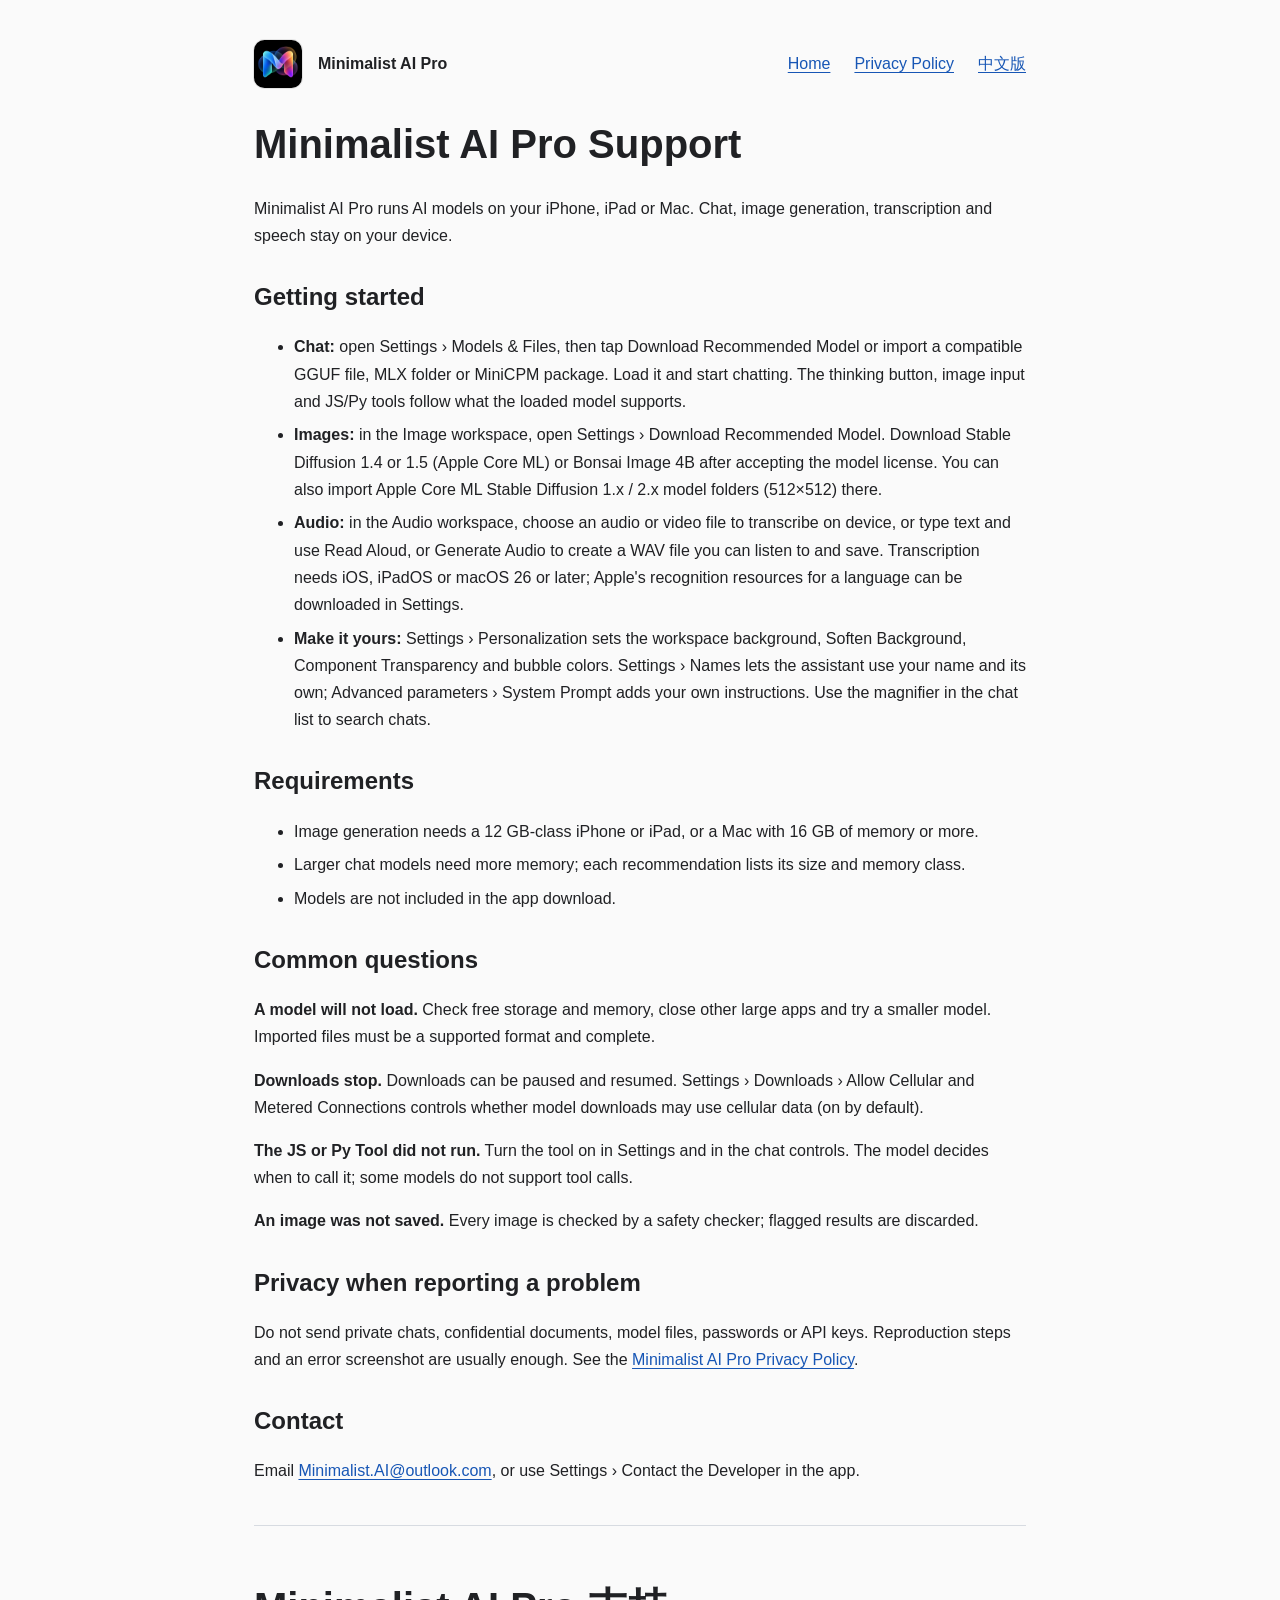
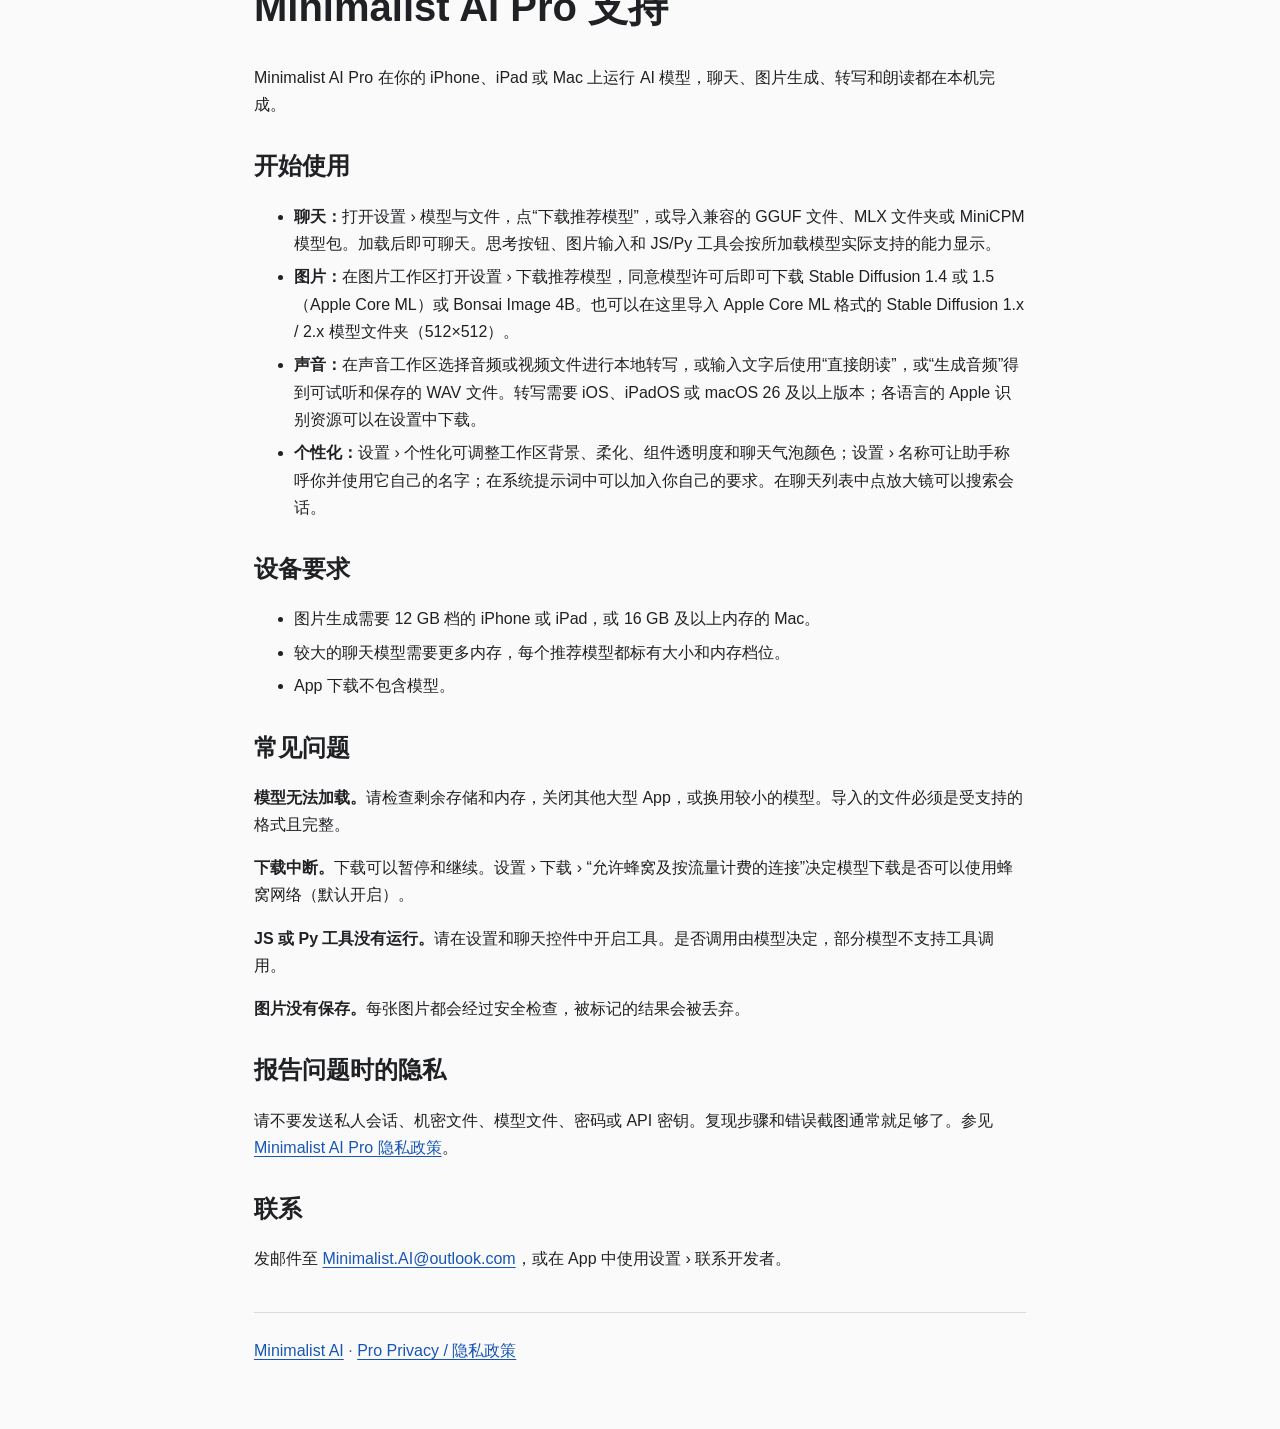
<file: pro-support.html>
<!doctype html>
<html lang="en">
<head>
  <meta charset="utf-8">
  <meta name="viewport" content="width=device-width, initial-scale=1">
  <title>Minimalist AI Pro Support</title>
  <meta name="description" content="Get support for Minimalist AI Pro: chat models, image generation, transcription and speech on iPhone, iPad and Mac.">
  <link rel="icon" type="image/png" sizes="256x256" href="pro-app-icon.png">
  <link rel="stylesheet" href="site.css">
</head>
<body>
  <header class="site-header">
    <a class="brand" href="index.html"><img class="app-icon" src="pro-app-icon.png" alt="" width="48" height="48"><span>Minimalist AI Pro</span></a>
    <nav aria-label="Information"><a href="index.html">Home</a><a href="pro-privacy.html">Privacy Policy</a><a href="#chinese" lang="zh-Hans">中文版</a></nav>
  </header>
  <h1>Minimalist AI Pro Support</h1>
  <p>Minimalist AI Pro runs AI models on your iPhone, iPad or Mac. Chat, image generation, transcription and speech stay on your device.</p>

  <h2>Getting started</h2>
  <ul>
    <li><strong>Chat:</strong> open Settings › Models &amp; Files, then tap Download Recommended Model or import a compatible GGUF file, MLX folder or MiniCPM package. Load it and start chatting. The thinking button, image input and JS/Py tools follow what the loaded model supports.</li>
    <li><strong>Images:</strong> in the Image workspace, open Settings › Download Recommended Model. Download Stable Diffusion 1.4 or 1.5 (Apple Core ML) or Bonsai Image 4B after accepting the model license. You can also import Apple Core ML Stable Diffusion 1.x / 2.x model folders (512×512) there.</li>
    <li><strong>Audio:</strong> in the Audio workspace, choose an audio or video file to transcribe on device, or type text and use Read Aloud, or Generate Audio to create a WAV file you can listen to and save. Transcription needs iOS, iPadOS or macOS 26 or later; Apple's recognition resources for a language can be downloaded in Settings.</li>
    <li><strong>Make it yours:</strong> Settings › Personalization sets the workspace background, Soften Background, Component Transparency and bubble colors. Settings › Names lets the assistant use your name and its own; Advanced parameters › System Prompt adds your own instructions. Use the magnifier in the chat list to search chats.</li>
  </ul>

  <h2>Requirements</h2>
  <ul>
    <li>Image generation needs a 12 GB-class iPhone or iPad, or a Mac with 16 GB of memory or more.</li>
    <li>Larger chat models need more memory; each recommendation lists its size and memory class.</li>
    <li>Models are not included in the app download.</li>
  </ul>

  <h2>Common questions</h2>
  <p><strong>A model will not load.</strong> Check free storage and memory, close other large apps and try a smaller model. Imported files must be a supported format and complete.</p>
  <p><strong>Downloads stop.</strong> Downloads can be paused and resumed. Settings › Downloads › Allow Cellular and Metered Connections controls whether model downloads may use cellular data (on by default).</p>
  <p><strong>The JS or Py Tool did not run.</strong> Turn the tool on in Settings and in the chat controls. The model decides when to call it; some models do not support tool calls.</p>
  <p><strong>An image was not saved.</strong> Every image is checked by a safety checker; flagged results are discarded.</p>

  <h2>Privacy when reporting a problem</h2>
  <p>Do not send private chats, confidential documents, model files, passwords or API keys. Reproduction steps and an error screenshot are usually enough. See the <a href="pro-privacy.html">Minimalist AI Pro Privacy Policy</a>.</p>

  <h2>Contact</h2>
  <p>Email <a href="mailto:Minimalist.AI@outlook.com">Minimalist.AI@outlook.com</a>, or use Settings › Contact the Developer in the app.</p>

  <section id="chinese" class="translation" lang="zh-Hans">
    <h1>Minimalist AI Pro 支持</h1>
    <p>Minimalist AI Pro 在你的 iPhone、iPad 或 Mac 上运行 AI 模型，聊天、图片生成、转写和朗读都在本机完成。</p>
    <h2>开始使用</h2>
    <ul>
      <li><strong>聊天：</strong>打开设置 › 模型与文件，点“下载推荐模型”，或导入兼容的 GGUF 文件、MLX 文件夹或 MiniCPM 模型包。加载后即可聊天。思考按钮、图片输入和 JS/Py 工具会按所加载模型实际支持的能力显示。</li>
      <li><strong>图片：</strong>在图片工作区打开设置 › 下载推荐模型，同意模型许可后即可下载 Stable Diffusion 1.4 或 1.5（Apple Core ML）或 Bonsai Image 4B。也可以在这里导入 Apple Core ML 格式的 Stable Diffusion 1.x / 2.x 模型文件夹（512×512）。</li>
      <li><strong>声音：</strong>在声音工作区选择音频或视频文件进行本地转写，或输入文字后使用“直接朗读”，或“生成音频”得到可试听和保存的 WAV 文件。转写需要 iOS、iPadOS 或 macOS 26 及以上版本；各语言的 Apple 识别资源可以在设置中下载。</li>
      <li><strong>个性化：</strong>设置 › 个性化可调整工作区背景、柔化、组件透明度和聊天气泡颜色；设置 › 名称可让助手称呼你并使用它自己的名字；在系统提示词中可以加入你自己的要求。在聊天列表中点放大镜可以搜索会话。</li>
    </ul>
    <h2>设备要求</h2>
    <ul>
      <li>图片生成需要 12 GB 档的 iPhone 或 iPad，或 16 GB 及以上内存的 Mac。</li>
      <li>较大的聊天模型需要更多内存，每个推荐模型都标有大小和内存档位。</li>
      <li>App 下载不包含模型。</li>
    </ul>
    <h2>常见问题</h2>
    <p><strong>模型无法加载。</strong>请检查剩余存储和内存，关闭其他大型 App，或换用较小的模型。导入的文件必须是受支持的格式且完整。</p>
    <p><strong>下载中断。</strong>下载可以暂停和继续。设置 › 下载 › “允许蜂窝及按流量计费的连接”决定模型下载是否可以使用蜂窝网络（默认开启）。</p>
    <p><strong>JS 或 Py 工具没有运行。</strong>请在设置和聊天控件中开启工具。是否调用由模型决定，部分模型不支持工具调用。</p>
    <p><strong>图片没有保存。</strong>每张图片都会经过安全检查，被标记的结果会被丢弃。</p>
    <h2>报告问题时的隐私</h2>
    <p>请不要发送私人会话、机密文件、模型文件、密码或 API 密钥。复现步骤和错误截图通常就足够了。参见 <a href="pro-privacy.html">Minimalist AI Pro 隐私政策</a>。</p>
    <h2>联系</h2>
    <p>发邮件至 <a href="mailto:Minimalist.AI@outlook.com">Minimalist.AI@outlook.com</a>，或在 App 中使用设置 › 联系开发者。</p>
  </section>
  <footer><a href="index.html">Minimalist AI</a> · <a href="pro-privacy.html">Pro Privacy / 隐私政策</a></footer>
</body>
</html>
</file>
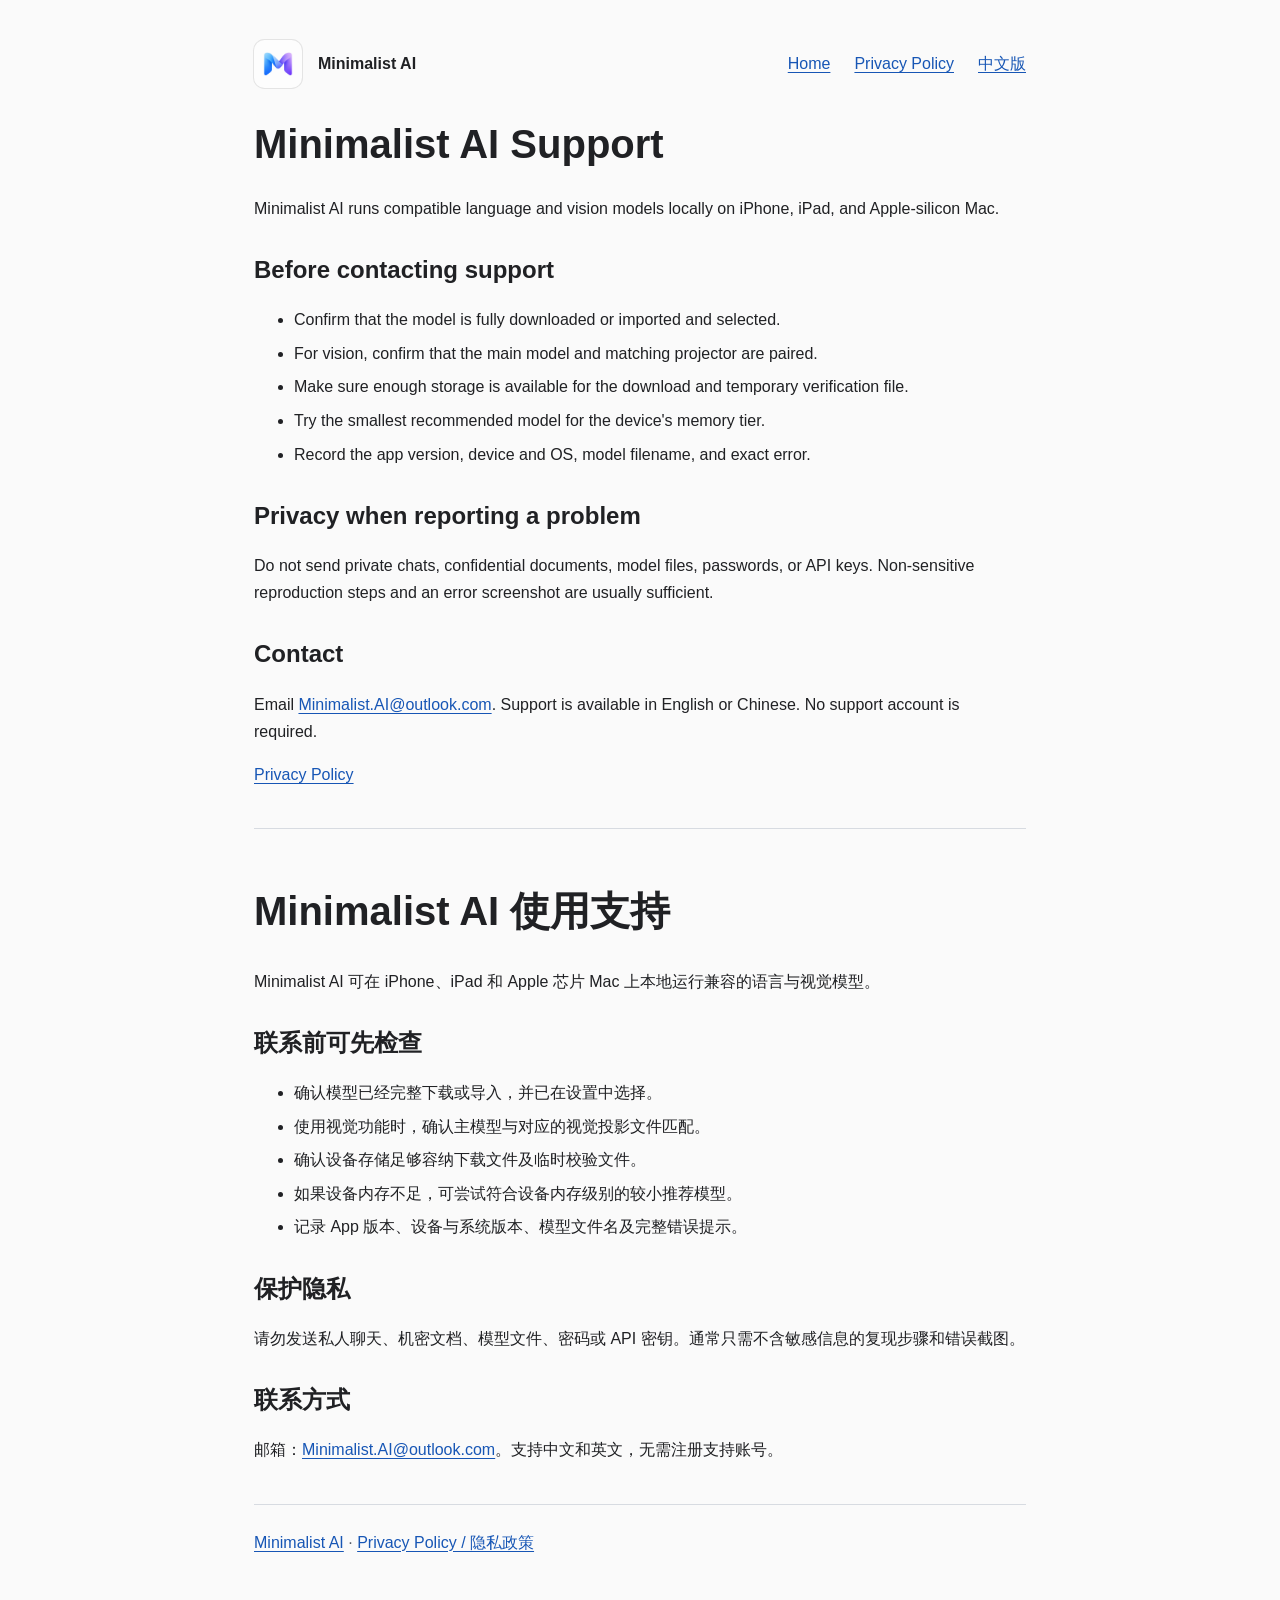
<file: support.html>
<!doctype html>
<html lang="en">
<head>
  <meta charset="utf-8">
  <meta name="viewport" content="width=device-width, initial-scale=1">
  <title>Minimalist AI Support</title>
  <meta name="description" content="Get support for Minimalist AI: model setup, local files, privacy-conscious troubleshooting and contact details.">
  <link rel="icon" type="image/png" sizes="1024x1024" href="app-icon.png">
  <link rel="stylesheet" href="site.css">
</head>
<body>
  <header class="site-header">
    <a class="brand" href="index.html"><img class="app-icon" src="app-icon.png" alt="" width="48" height="48"><span>Minimalist AI</span></a>
    <nav aria-label="Information"><a href="index.html">Home</a><a href="privacy.html">Privacy Policy</a><a href="#chinese" lang="zh-Hans">中文版</a></nav>
  </header>
  <h1>Minimalist AI Support</h1>
  <p>Minimalist AI runs compatible language and vision models locally on iPhone, iPad, and Apple-silicon Mac.</p>

  <h2>Before contacting support</h2>
  <ul>
    <li>Confirm that the model is fully downloaded or imported and selected.</li>
    <li>For vision, confirm that the main model and matching projector are paired.</li>
    <li>Make sure enough storage is available for the download and temporary verification file.</li>
    <li>Try the smallest recommended model for the device's memory tier.</li>
    <li>Record the app version, device and OS, model filename, and exact error.</li>
  </ul>

  <h2>Privacy when reporting a problem</h2>
  <p>Do not send private chats, confidential documents, model files, passwords, or API keys. Non-sensitive reproduction steps and an error screenshot are usually sufficient.</p>

  <h2>Contact</h2>
  <p>Email <a href="mailto:Minimalist.AI@outlook.com">Minimalist.AI@outlook.com</a>. Support is available in English or Chinese. No support account is required.</p>
  <p><a href="privacy.html">Privacy Policy</a></p>
  <section id="chinese" class="translation" lang="zh-Hans">
    <h1>Minimalist AI 使用支持</h1>
    <p>Minimalist AI 可在 iPhone、iPad 和 Apple 芯片 Mac 上本地运行兼容的语言与视觉模型。</p>
    <h2>联系前可先检查</h2>
    <ul>
      <li>确认模型已经完整下载或导入，并已在设置中选择。</li>
      <li>使用视觉功能时，确认主模型与对应的视觉投影文件匹配。</li>
      <li>确认设备存储足够容纳下载文件及临时校验文件。</li>
      <li>如果设备内存不足，可尝试符合设备内存级别的较小推荐模型。</li>
      <li>记录 App 版本、设备与系统版本、模型文件名及完整错误提示。</li>
    </ul>
    <h2>保护隐私</h2>
    <p>请勿发送私人聊天、机密文档、模型文件、密码或 API 密钥。通常只需不含敏感信息的复现步骤和错误截图。</p>
    <h2>联系方式</h2>
    <p>邮箱：<a href="mailto:Minimalist.AI@outlook.com">Minimalist.AI@outlook.com</a>。支持中文和英文，无需注册支持账号。</p>
  </section>
  <footer><a href="index.html">Minimalist AI</a> · <a href="privacy.html">Privacy Policy / 隐私政策</a></footer>
</body>
</html>
</file>
<file: site.css>
:root { color-scheme: light dark; font-family: -apple-system, BlinkMacSystemFont, "Segoe UI", sans-serif; background: #fafafa; color: #202124; }
* { box-sizing: border-box; }
body { margin: 0 auto; max-width: 820px; padding: 40px 24px 64px; line-height: 1.7; overflow-wrap: anywhere; }
h1 { font-size: clamp(1.8rem, 5vw, 2.5rem); line-height: 1.2; }
h2 { margin-top: 2rem; line-height: 1.35; }
a { color: #1756b5; text-underline-offset: .16em; }
a:focus-visible { outline: 3px solid currentColor; outline-offset: 4px; border-radius: 2px; }
nav { display: flex; flex-wrap: wrap; gap: 12px 24px; margin-bottom: 32px; }
nav a { padding: 6px 0; }
.home-header, .site-header, .brand { display: flex; align-items: center; gap: 16px; }
.home-header { margin-bottom: 28px; }
.home-header h1 { margin: 0; }
.home-header p { margin: 6px 0 0; }
.site-header { flex-wrap: wrap; justify-content: space-between; margin-bottom: 32px; }
.site-header nav { margin-bottom: 0; }
.brand { color: inherit; font-weight: 650; text-decoration: none; white-space: nowrap; }
.app-icon { display: block; flex: 0 0 auto; border-radius: 22%; background: #fff; box-shadow: 0 0 0 1px #2021241a; }
.muted, footer { color: #555b65; }
footer, .translation { margin-top: 40px; padding-top: 24px; border-top: 1px solid #d7dbe1; }
li { margin: .4rem 0; }
@media (prefers-color-scheme: dark) {
  :root { background: #181a1d; color: #f0f2f5; }
  a { color: #8fbdff; }
  .muted, footer { color: #bdc4cf; }
  .app-icon { box-shadow: 0 0 0 1px #ffffff33; }
  footer, .translation { border-color: #454b55; }
}
</file>
